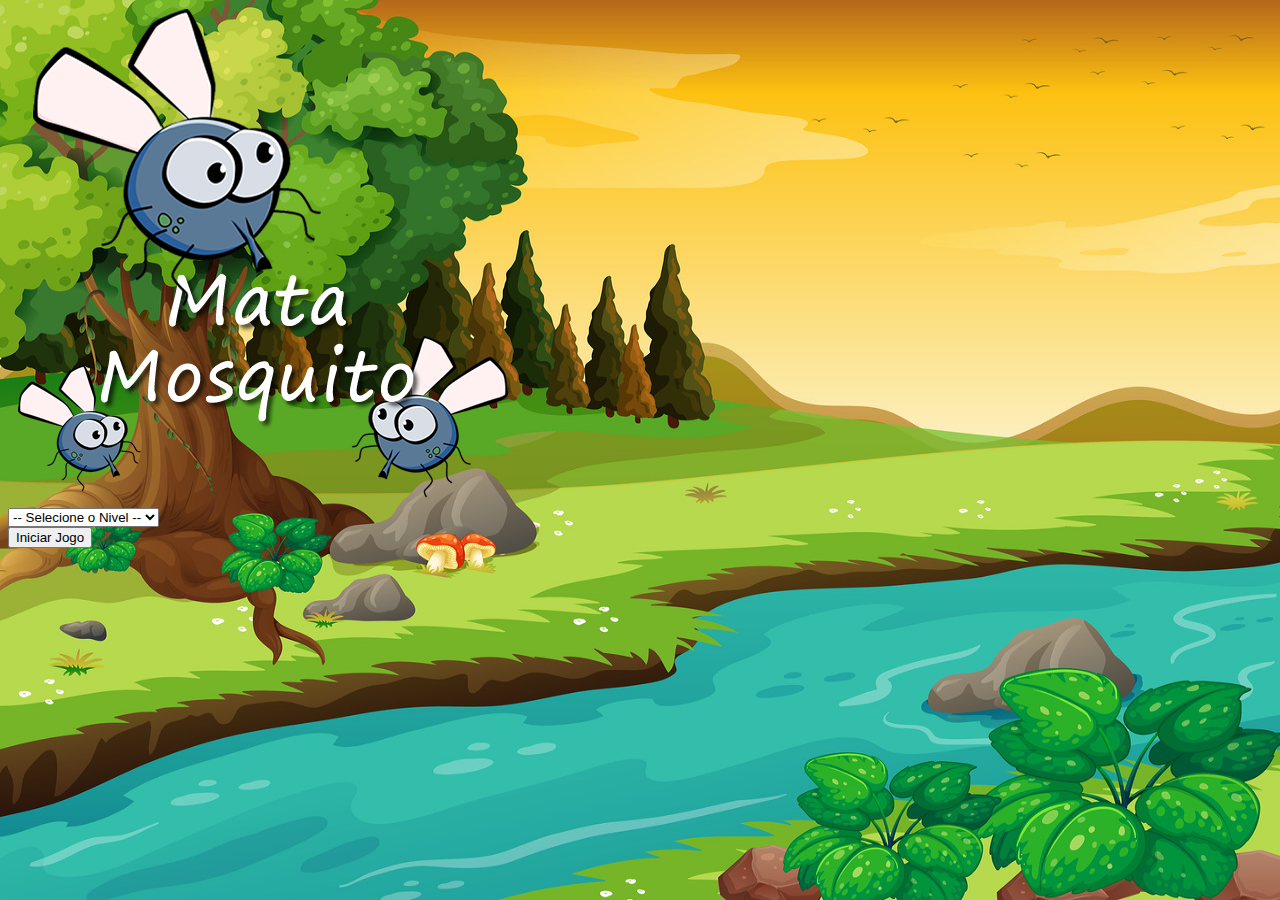
<file: index.html>
<html>
    <head>
        <title>GAME OVER</title>
        <meta http-equiv="Content-Type" content="text/html;charset=UTF-8">
        <link rel="stylesheet" href="https://stackpath.bootstrapcdn.com/bootstrap/4.2.1/css/bootstrap.min.css" integrity="sha384-GJzZqFGwb1QTTN6wy59ffF1BuGJpLSa9DkKMp0DgiMDm4iYMj70gZWKYbI706tWS" crossorigin="anonymous">
        <link rel="stylesheet" href="estilo.css">
        <script src="jogo.js"></script>

        <script>
            function iniciarJogo() {
               var nivel = document.getElementById('nivel').value

               if (nivel == '') {
                   alert('Selecione um nivel para iniciar o jogo')
                   return false
               }
                
               window.location.href = 'app.html?' + nivel
            }
        </script>
    </head>

    <body>
        
        <div class="container">

            <div class="row">
                <div class="col">
                    <div class="d-flex justify-content-center">
                        <img src="imagens/game.png" alt="" >
                    </div> 
                </div>
            </div>

            <div class="row">
                    <div class="col">
                        <div class="d-flex justify-content-center">
                            <div class="mb-2">
                                <select class="form-control" id="nivel">
                                    <option value="" selected='disable'>-- Selecione o Nivel --</option>
                                    <option value="normal">Normal</option>
                                    <option value="dificil">Difícil</option>
                                    <option value="chucknorris">Chuck Norris</option>
                                </select>
                            </div>
                        </div> 
                    </div>
            </div>

            <div class="row">
                    <div class="col">
                        <div class="d-flex justify-content-center">
                            <button type="button" class="btn btn-danger btn-lg" onclick="iniciarJogo()" >Iniciar Jogo</button>
                        </div> 
                    </div>
            </div>


        </div>

    </body>

</html>
</file>
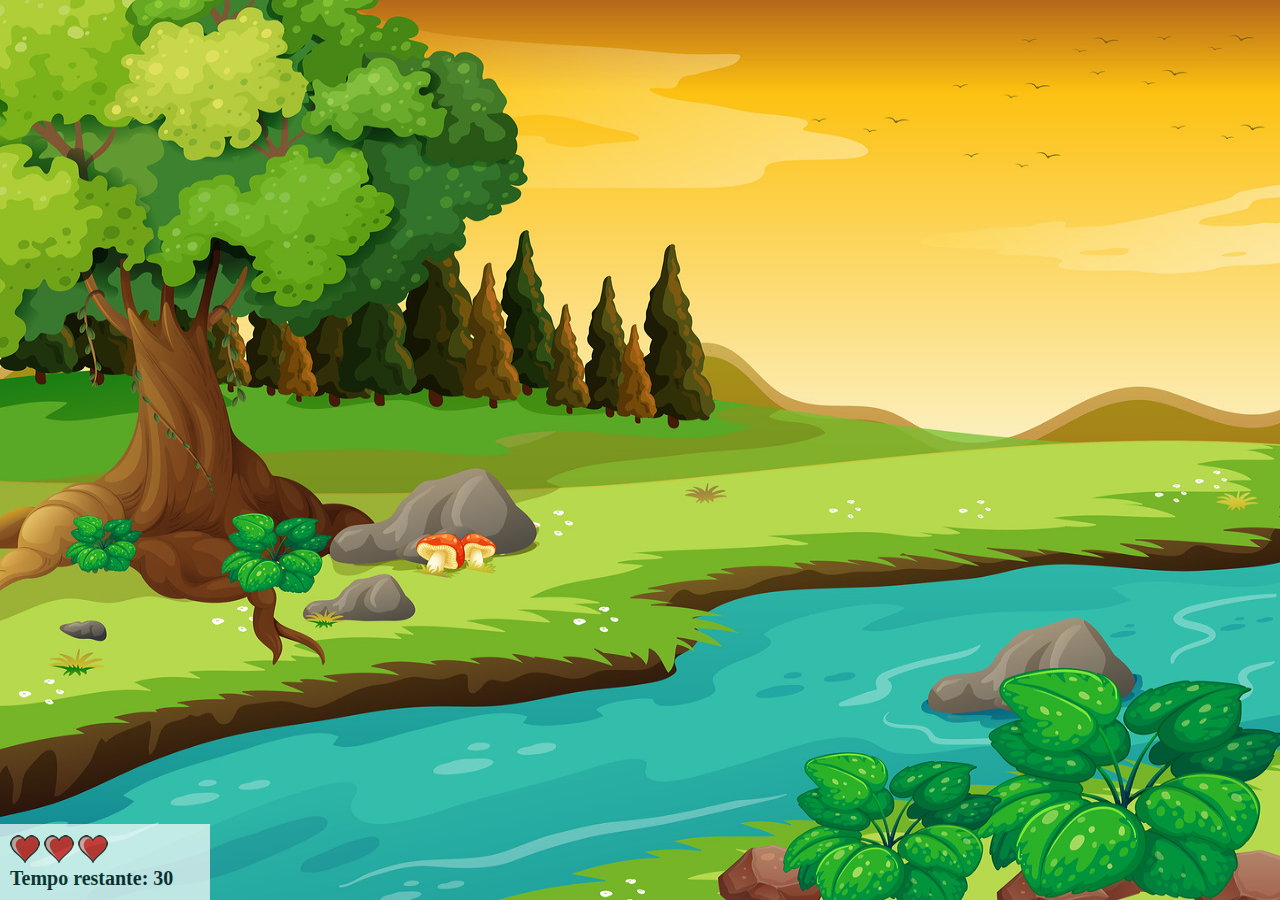
<file: app.html>
<html>
    <head>
        <title>Game</title>
        <meta http-equiv="Content-Type" content="text/html;charset=UTF-8">
        <link rel="stylesheet" href="estilo.css">
        <script src="jogo.js"></script>
    </head>
    <body onresize="ajustaTamanhoPalcoJogo()">

        <div class="painel">
            <div class="vidas">
                <img id="v1" src="imagens/coracao_cheio.png" alt="">
                <img id="v2" src="imagens/coracao_cheio.png" alt="">
                <img id="v3" src="imagens/coracao_cheio.png" alt="">
            </div>

            <div class="cronometro">Tempo restante: <span id="cronometro"></span></div>
        </div>



       <script>
           document.getElementById('cronometro').innerHTML = tempo

           var criaMosquito = setInterval(function(){
               posicaoRandomica()
                
           }, criaMosquitoTempo)
       </script>
    </body>
</html>
</file>
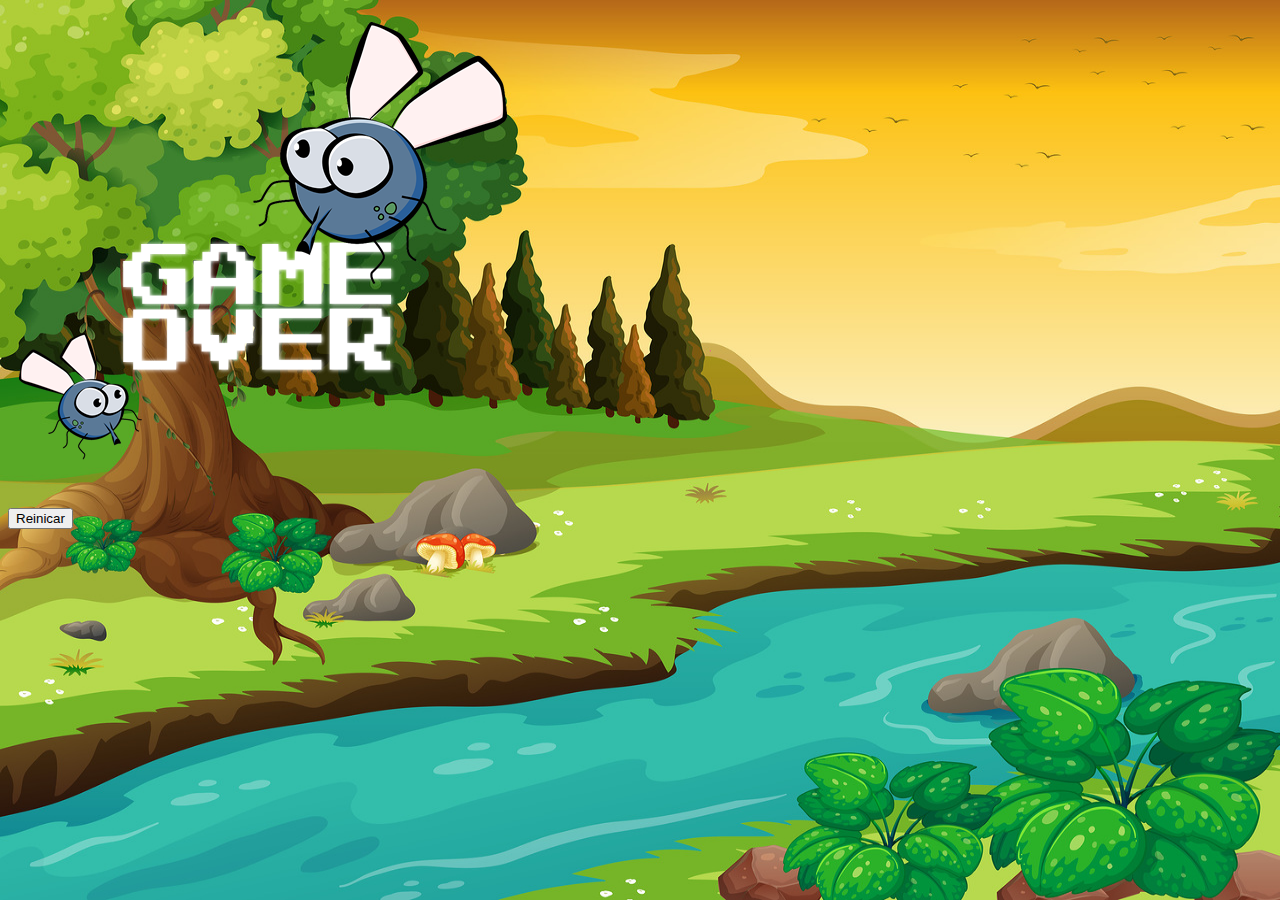
<file: fim_de_jogo.html>
<html>
    <head>
        <title>GAME OVER</title>
        <meta http-equiv="Content-Type" content="text/html;charset=UTF-8">
        <link rel="stylesheet" href="https://stackpath.bootstrapcdn.com/bootstrap/4.2.1/css/bootstrap.min.css" integrity="sha384-GJzZqFGwb1QTTN6wy59ffF1BuGJpLSa9DkKMp0DgiMDm4iYMj70gZWKYbI706tWS" crossorigin="anonymous">
        <link rel="stylesheet" href="estilo.css">
        <script src="jogo.js"></script>
    </head>

    <body>
        
        <div class="container">

            <div class="row">
                <div class="col">
                    <div class="d-flex justify-content-center">
                        <img src="imagens/game_over.png" alt="" >
                    </div> 
                </div>
            </div>

            <div class="row">
                    <div class="col">
                        <div class="d-flex justify-content-center">
                            <button type="button" class="btn btn-dark btn-lg" onclick="window.location.href='index.html'">Reinicar</button>
                        </div> 
                    </div>
            </div>


        </div>

    </body>

</html>
</file>
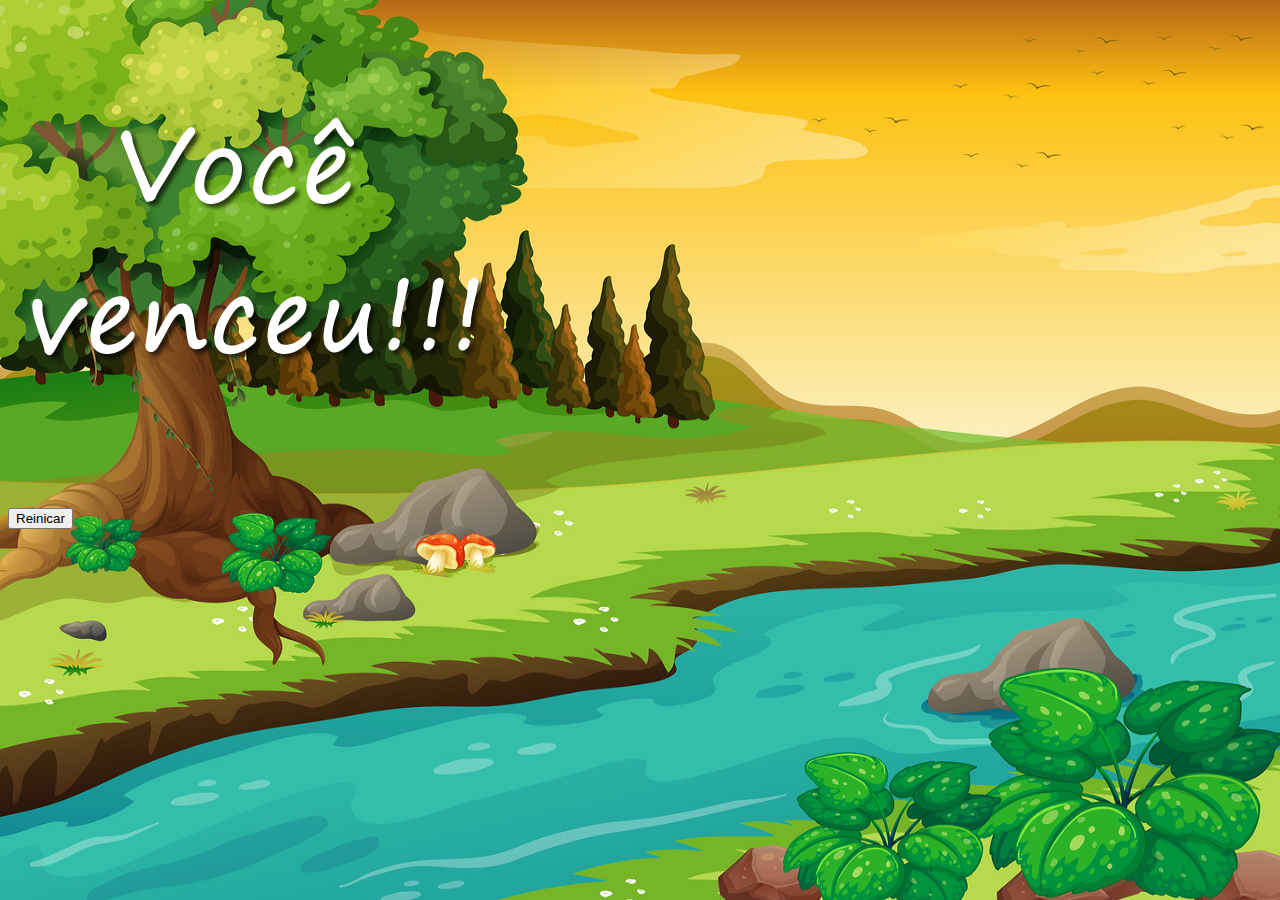
<file: vitoria.html>
<html>
    <head>
        <title>GAME OVER</title>
        <meta http-equiv="Content-Type" content="text/html;charset=UTF-8">
        <link rel="stylesheet" href="https://stackpath.bootstrapcdn.com/bootstrap/4.2.1/css/bootstrap.min.css" integrity="sha384-GJzZqFGwb1QTTN6wy59ffF1BuGJpLSa9DkKMp0DgiMDm4iYMj70gZWKYbI706tWS" crossorigin="anonymous">
        <link rel="stylesheet" href="estilo.css">
        <script src="jogo.js"></script>
    </head>

    <body>
        
        <div class="container">

            <div class="row">
                <div class="col">
                    <div class="d-flex justify-content-center">
                        <img src="imagens/vitoria.png" alt="" >
                    </div> 
                </div>
            </div>

            <div class="row">
                    <div class="col">
                        <div class="d-flex justify-content-center">
                            <button type="button" class="btn btn-dark btn-lg" onclick="window.location.href='index.html'">Reinicar</button>
                        </div> 
                    </div>
            </div>


        </div>

    </body>

</html>
</file>
<file: estilo.css>
html{
    cursor: url(imagens/mata_mosca.png) 30 30, auto;

}


body {
    background-image: url(imagens/bg.jpg);
    background-repeat: no-repeat;
    background-size: 100% 100%;
    
}

.mosquito1 {
    width: 50px;
    height: 50px;
}

.mosquito2 {
    width: 70px;
    height: 70px;
}
.mosquito3 {
    width: 90px;
    height: 90px;
}

.ladoA {
    transform: scaleX(1);
}

.ladoB {
    transform: scaleX(-1)
}

.painel {
    position: absolute;
    width: 190px;
    padding: 10px;
    bottom:  0px;
    left: 0px;
    border-top: solid 1px #fff;
    background-color: #fff;
    opacity: 0.7;
}

.vidas {
    float: left;
}

.cronometro {
    float: left;
    font-size: 20px;
    font-weight: bold;
}
</file>
